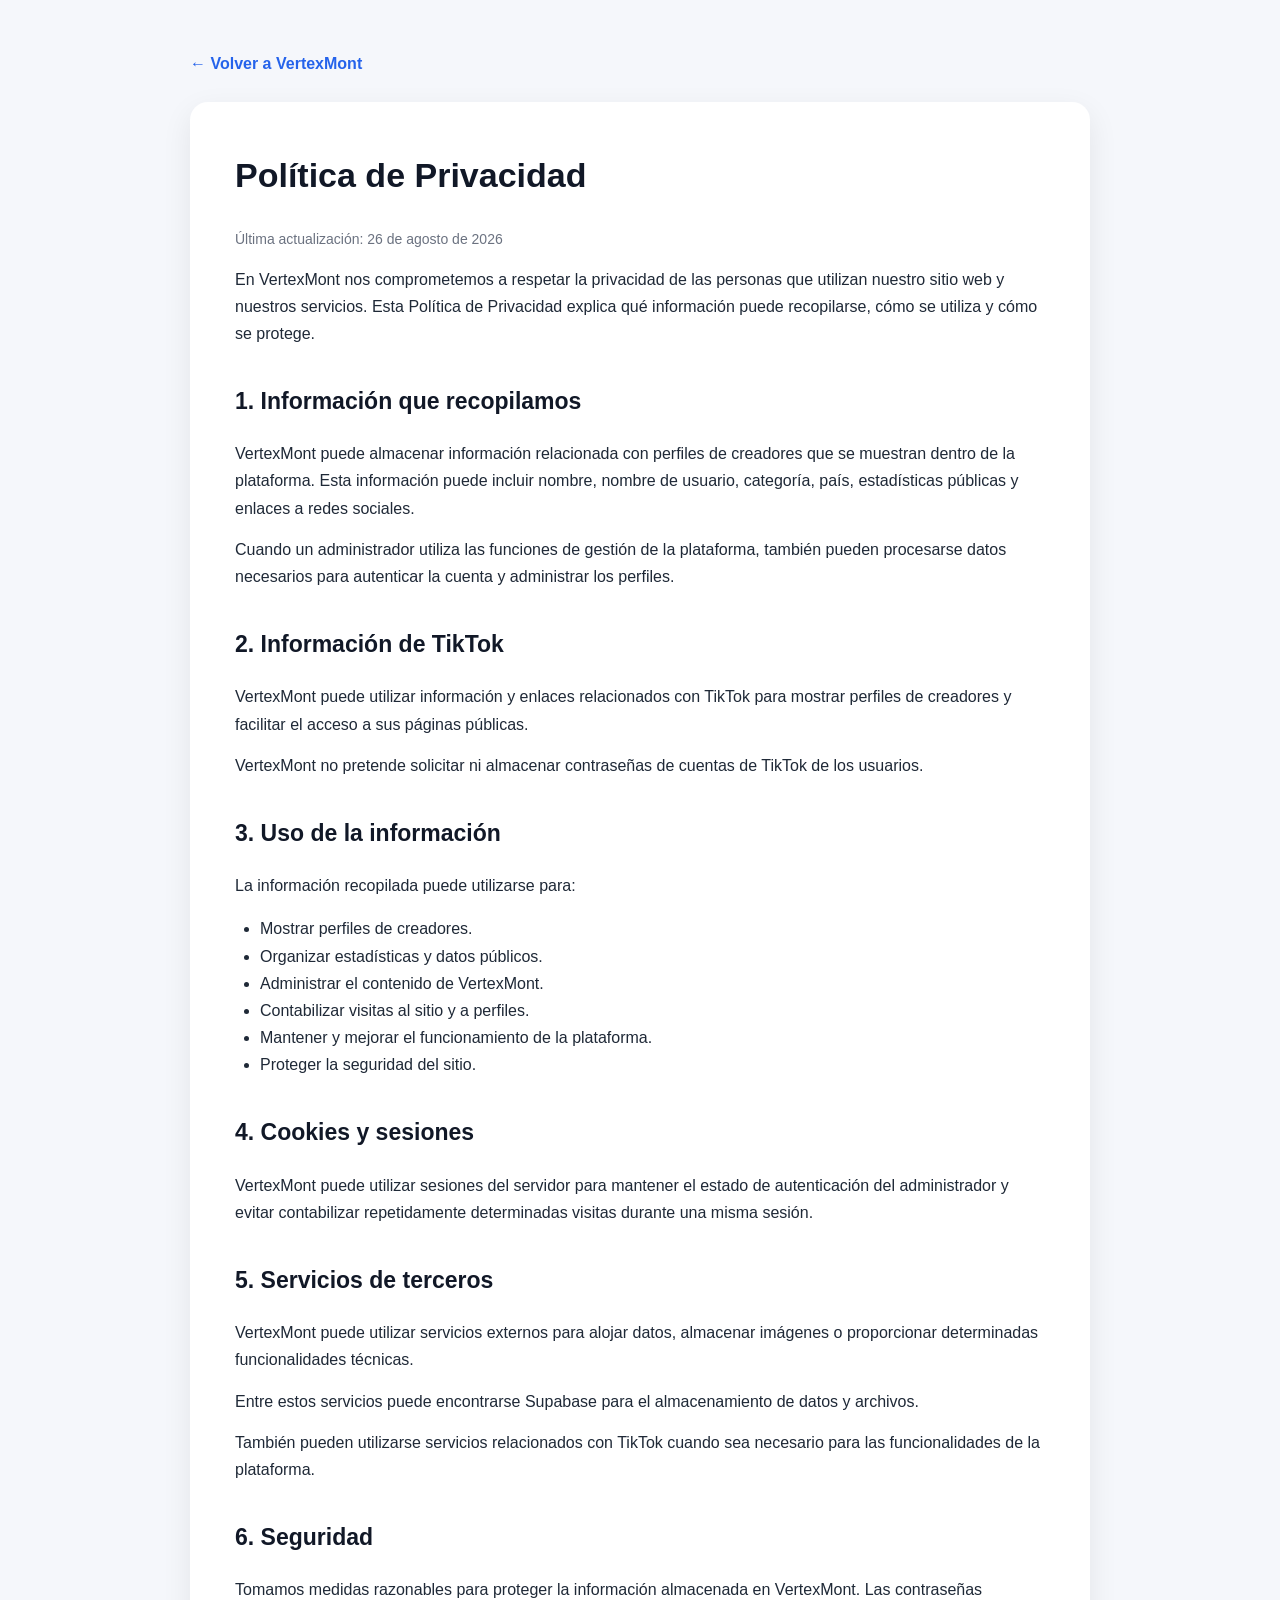
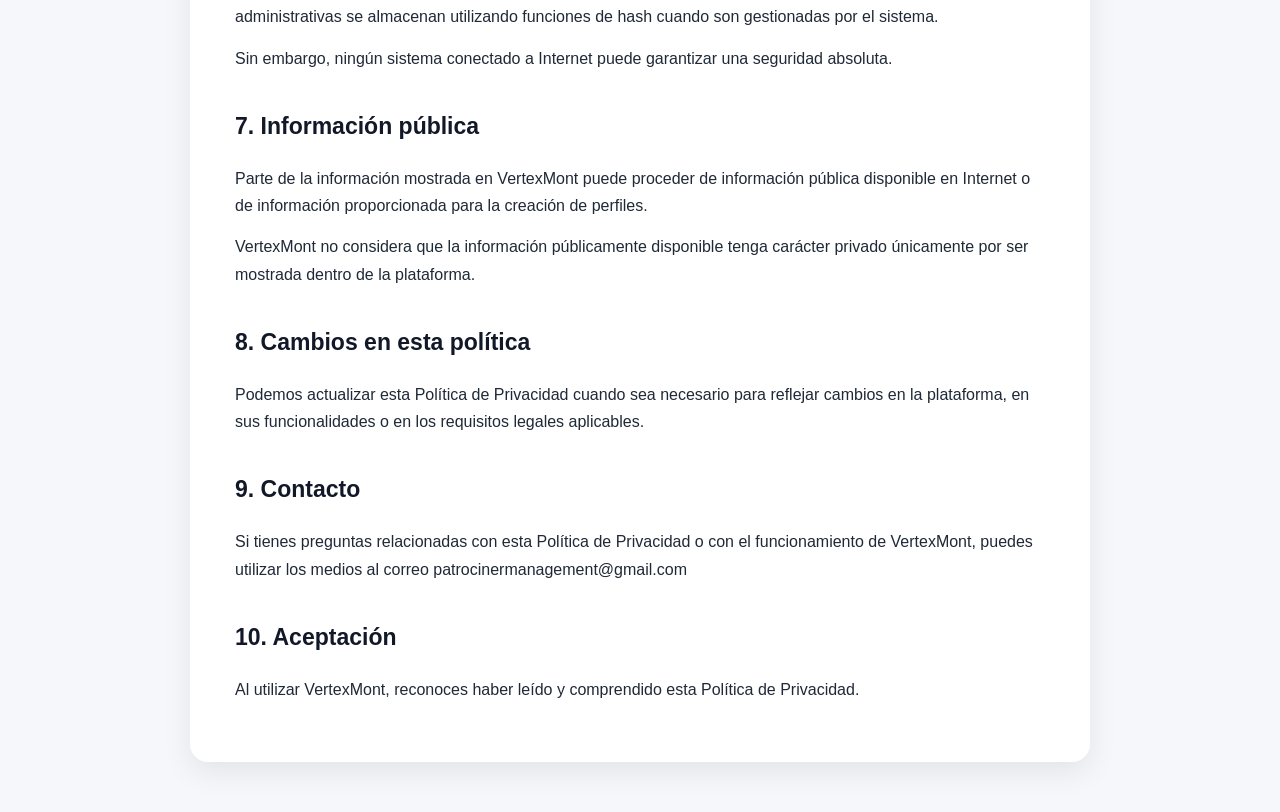
<file: templates/privacy.html>
<!DOCTYPE html>
<html lang="es">
<head>
    <meta charset="UTF-8">
    <meta name="viewport" content="width=device-width, initial-scale=1.0">

    <title>Política de Privacidad | VertexMont</title>

    <meta
        name="description"
        content="Política de Privacidad de VertexMont."
    >

    <style>
        * {
            box-sizing: border-box;
        }

        body {
            margin: 0;
            font-family: Arial, Helvetica, sans-serif;
            background: #f5f7fb;
            color: #1f2937;
            line-height: 1.7;
        }

        .container {
            width: min(900px, 92%);
            margin: 50px auto;
        }

        .card {
            background: #ffffff;
            border-radius: 18px;
            padding: 45px;
            box-shadow: 0 10px 30px rgba(0, 0, 0, 0.08);
        }

        h1 {
            margin-top: 0;
            color: #111827;
            font-size: 34px;
        }

        h2 {
            margin-top: 35px;
            color: #111827;
            font-size: 23px;
        }

        p {
            margin: 14px 0;
        }

        ul {
            padding-left: 25px;
        }

        .date {
            color: #6b7280;
            font-size: 14px;
        }

        .back {
            display: inline-block;
            margin-bottom: 25px;
            color: #2563eb;
            text-decoration: none;
            font-weight: 600;
        }

        .back:hover {
            text-decoration: underline;
        }

        @media (max-width: 600px) {
            .container {
                margin: 20px auto;
            }

            .card {
                padding: 25px 20px;
            }

            h1 {
                font-size: 28px;
            }
        }
    </style>
</head>

<body>

<div class="container">

    <a class="back" href="/">
        ← Volver a VertexMont
    </a>

    <div class="card">

        <h1>Política de Privacidad</h1>

        <p class="date">
            Última actualización: 26 de agosto de 2026
        </p>

        <p>
            En VertexMont nos comprometemos a respetar la privacidad
            de las personas que utilizan nuestro sitio web y nuestros
            servicios. Esta Política de Privacidad explica qué
            información puede recopilarse, cómo se utiliza y cómo se
            protege.
        </p>

        <h2>1. Información que recopilamos</h2>

        <p>
            VertexMont puede almacenar información relacionada con
            perfiles de creadores que se muestran dentro de la
            plataforma. Esta información puede incluir nombre,
            nombre de usuario, categoría, país, estadísticas públicas
            y enlaces a redes sociales.
        </p>

        <p>
            Cuando un administrador utiliza las funciones de gestión
            de la plataforma, también pueden procesarse datos
            necesarios para autenticar la cuenta y administrar los
            perfiles.
        </p>

        <h2>2. Información de TikTok</h2>

        <p>
            VertexMont puede utilizar información y enlaces relacionados
            con TikTok para mostrar perfiles de creadores y facilitar
            el acceso a sus páginas públicas.
        </p>

        <p>
            VertexMont no pretende solicitar ni almacenar contraseñas
            de cuentas de TikTok de los usuarios.
        </p>

        <h2>3. Uso de la información</h2>

        <p>
            La información recopilada puede utilizarse para:
        </p>

        <ul>
            <li>Mostrar perfiles de creadores.</li>
            <li>Organizar estadísticas y datos públicos.</li>
            <li>Administrar el contenido de VertexMont.</li>
            <li>Contabilizar visitas al sitio y a perfiles.</li>
            <li>Mantener y mejorar el funcionamiento de la plataforma.</li>
            <li>Proteger la seguridad del sitio.</li>
        </ul>

        <h2>4. Cookies y sesiones</h2>

        <p>
            VertexMont puede utilizar sesiones del servidor para
            mantener el estado de autenticación del administrador y
            evitar contabilizar repetidamente determinadas visitas
            durante una misma sesión.
        </p>

        <h2>5. Servicios de terceros</h2>

        <p>
            VertexMont puede utilizar servicios externos para alojar
            datos, almacenar imágenes o proporcionar determinadas
            funcionalidades técnicas.
        </p>

        <p>
            Entre estos servicios puede encontrarse Supabase para el
            almacenamiento de datos y archivos.
        </p>

        <p>
            También pueden utilizarse servicios relacionados con
            TikTok cuando sea necesario para las funcionalidades de
            la plataforma.
        </p>

        <h2>6. Seguridad</h2>

        <p>
            Tomamos medidas razonables para proteger la información
            almacenada en VertexMont. Las contraseñas administrativas
            se almacenan utilizando funciones de hash cuando son
            gestionadas por el sistema.
        </p>

        <p>
            Sin embargo, ningún sistema conectado a Internet puede
            garantizar una seguridad absoluta.
        </p>

        <h2>7. Información pública</h2>

        <p>
            Parte de la información mostrada en VertexMont puede
            proceder de información pública disponible en Internet o
            de información proporcionada para la creación de perfiles.
        </p>

        <p>
            VertexMont no considera que la información públicamente
            disponible tenga carácter privado únicamente por ser
            mostrada dentro de la plataforma.
        </p>

        <h2>8. Cambios en esta política</h2>

        <p>
            Podemos actualizar esta Política de Privacidad cuando sea
            necesario para reflejar cambios en la plataforma, en sus
            funcionalidades o en los requisitos legales aplicables.
        </p>

        <h2>9. Contacto</h2>

        <p>
            Si tienes preguntas relacionadas con esta Política de
            Privacidad o con el funcionamiento de VertexMont, puedes
            utilizar los medios al correo patrocinermanagement@gmail.com
        </p>

        <h2>10. Aceptación</h2>

        <p>
            Al utilizar VertexMont, reconoces haber leído y comprendido
            esta Política de Privacidad.
        </p>

    </div>
</div>

</body>
</html>
</file>
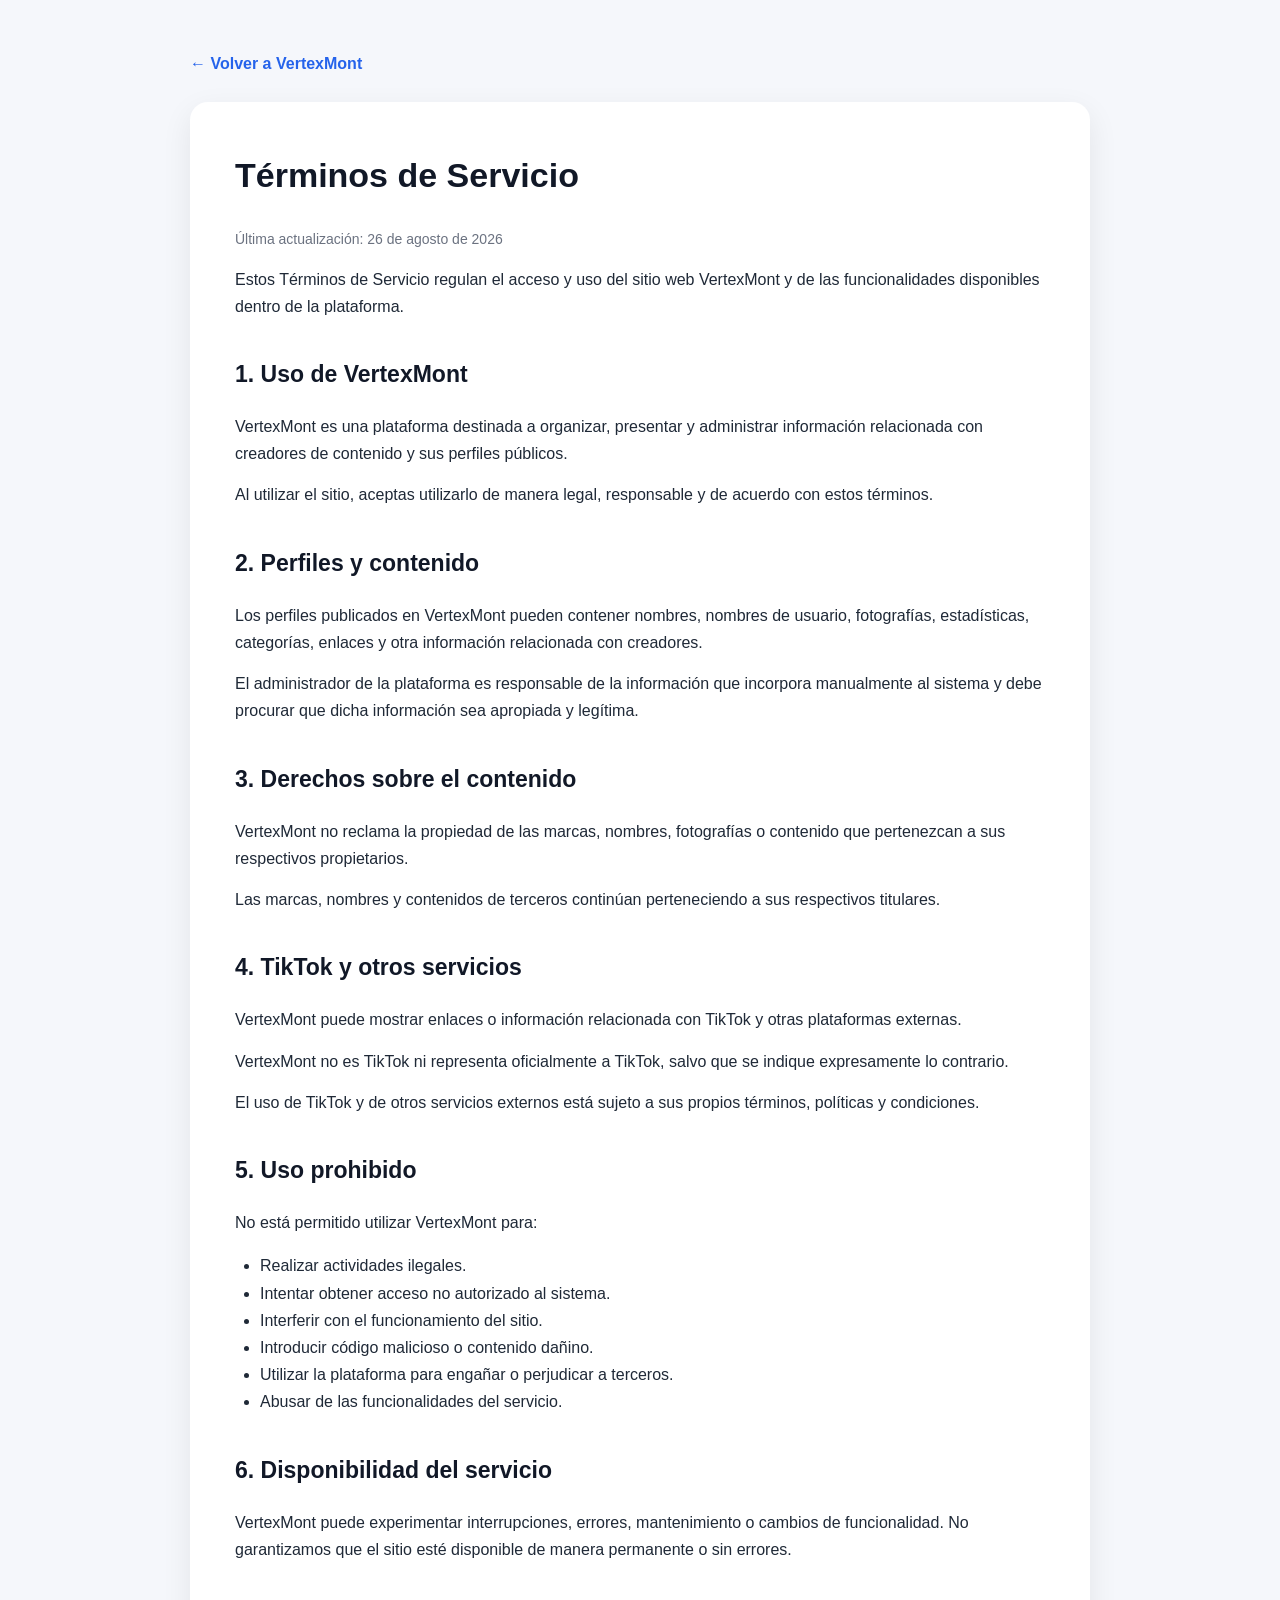
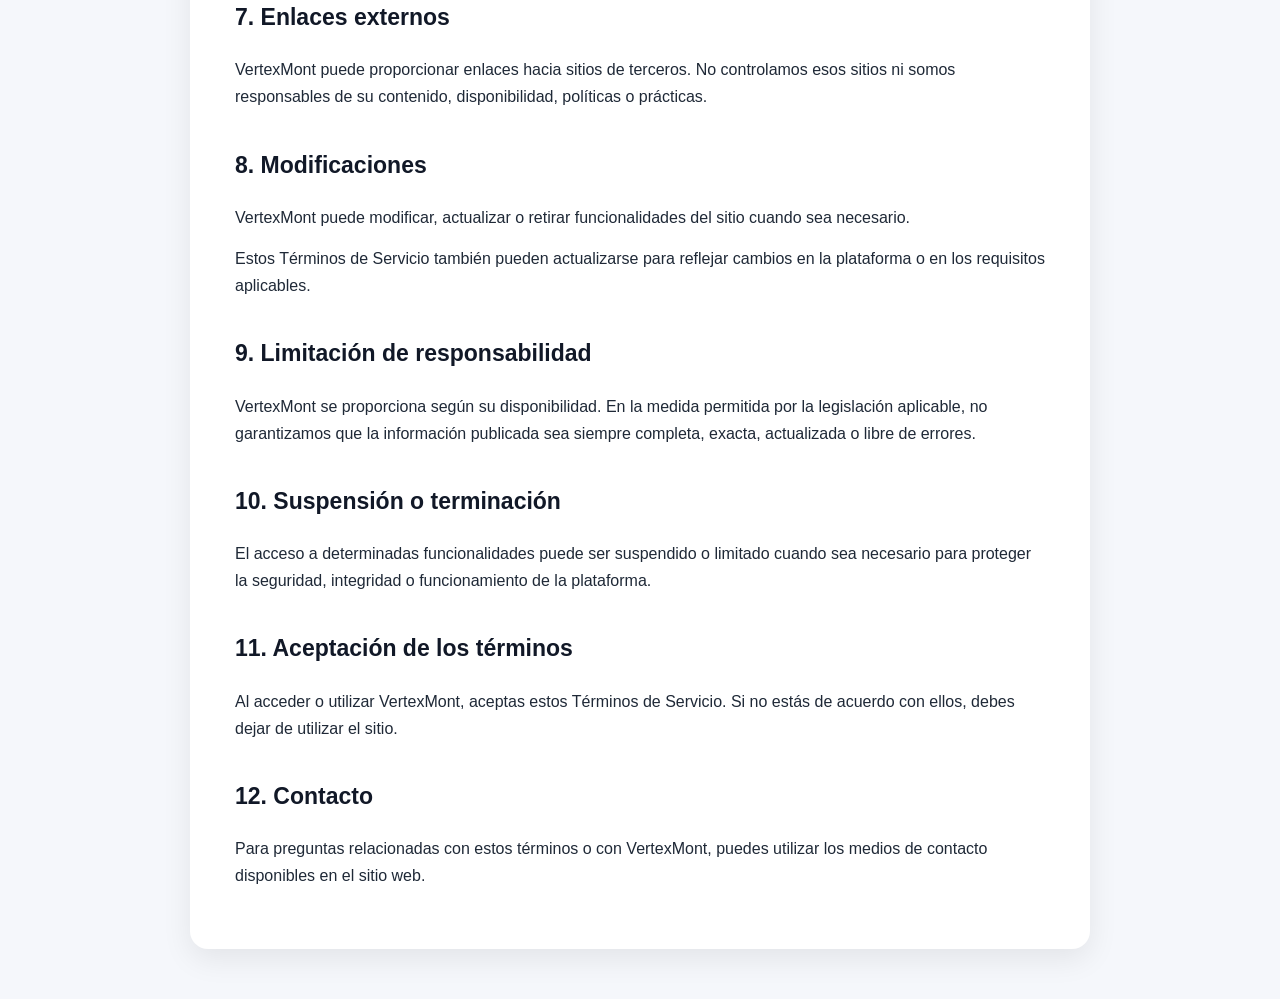
<file: templates/terms.html>
<!DOCTYPE html>
<html lang="es">
<head>
    <meta charset="UTF-8">
    <meta name="viewport" content="width=device-width, initial-scale=1.0">

    <title>Términos de Servicio | VertexMont</title>

    <meta
        name="description"
        content="Términos de Servicio de VertexMont."
    >

    <style>
        * {
            box-sizing: border-box;
        }

        body {
            margin: 0;
            font-family: Arial, Helvetica, sans-serif;
            background: #f5f7fb;
            color: #1f2937;
            line-height: 1.7;
        }

        .container {
            width: min(900px, 92%);
            margin: 50px auto;
        }

        .card {
            background: #ffffff;
            border-radius: 18px;
            padding: 45px;
            box-shadow: 0 10px 30px rgba(0, 0, 0, 0.08);
        }

        h1 {
            margin-top: 0;
            color: #111827;
            font-size: 34px;
        }

        h2 {
            margin-top: 35px;
            color: #111827;
            font-size: 23px;
        }

        p {
            margin: 14px 0;
        }

        ul {
            padding-left: 25px;
        }

        .date {
            color: #6b7280;
            font-size: 14px;
        }

        .back {
            display: inline-block;
            margin-bottom: 25px;
            color: #2563eb;
            text-decoration: none;
            font-weight: 600;
        }

        .back:hover {
            text-decoration: underline;
        }

        @media (max-width: 600px) {
            .container {
                margin: 20px auto;
            }

            .card {
                padding: 25px 20px;
            }

            h1 {
                font-size: 28px;
            }
        }
    </style>
</head>

<body>

<div class="container">

    <a class="back" href="/">
        ← Volver a VertexMont
    </a>

    <div class="card">

        <h1>Términos de Servicio</h1>

        <p class="date">
            Última actualización: 26 de agosto de 2026
        </p>

        <p>
            Estos Términos de Servicio regulan el acceso y uso del
            sitio web VertexMont y de las funcionalidades disponibles
            dentro de la plataforma.
        </p>

        <h2>1. Uso de VertexMont</h2>

        <p>
            VertexMont es una plataforma destinada a organizar,
            presentar y administrar información relacionada con
            creadores de contenido y sus perfiles públicos.
        </p>

        <p>
            Al utilizar el sitio, aceptas utilizarlo de manera legal,
            responsable y de acuerdo con estos términos.
        </p>

        <h2>2. Perfiles y contenido</h2>

        <p>
            Los perfiles publicados en VertexMont pueden contener
            nombres, nombres de usuario, fotografías, estadísticas,
            categorías, enlaces y otra información relacionada con
            creadores.
        </p>

        <p>
            El administrador de la plataforma es responsable de la
            información que incorpora manualmente al sistema y debe
            procurar que dicha información sea apropiada y legítima.
        </p>

        <h2>3. Derechos sobre el contenido</h2>

        <p>
            VertexMont no reclama la propiedad de las marcas,
            nombres, fotografías o contenido que pertenezcan a sus
            respectivos propietarios.
        </p>

        <p>
            Las marcas, nombres y contenidos de terceros continúan
            perteneciendo a sus respectivos titulares.
        </p>

        <h2>4. TikTok y otros servicios</h2>

        <p>
            VertexMont puede mostrar enlaces o información relacionada
            con TikTok y otras plataformas externas.
        </p>

        <p>
            VertexMont no es TikTok ni representa oficialmente a TikTok,
            salvo que se indique expresamente lo contrario.
        </p>

        <p>
            El uso de TikTok y de otros servicios externos está sujeto
            a sus propios términos, políticas y condiciones.
        </p>

        <h2>5. Uso prohibido</h2>

        <p>
            No está permitido utilizar VertexMont para:
        </p>

        <ul>
            <li>Realizar actividades ilegales.</li>
            <li>Intentar obtener acceso no autorizado al sistema.</li>
            <li>Interferir con el funcionamiento del sitio.</li>
            <li>Introducir código malicioso o contenido dañino.</li>
            <li>Utilizar la plataforma para engañar o perjudicar a terceros.</li>
            <li>Abusar de las funcionalidades del servicio.</li>
        </ul>

        <h2>6. Disponibilidad del servicio</h2>

        <p>
            VertexMont puede experimentar interrupciones, errores,
            mantenimiento o cambios de funcionalidad. No garantizamos
            que el sitio esté disponible de manera permanente o sin
            errores.
        </p>

        <h2>7. Enlaces externos</h2>

        <p>
            VertexMont puede proporcionar enlaces hacia sitios de
            terceros. No controlamos esos sitios ni somos responsables
            de su contenido, disponibilidad, políticas o prácticas.
        </p>

        <h2>8. Modificaciones</h2>

        <p>
            VertexMont puede modificar, actualizar o retirar
            funcionalidades del sitio cuando sea necesario.
        </p>

        <p>
            Estos Términos de Servicio también pueden actualizarse para
            reflejar cambios en la plataforma o en los requisitos
            aplicables.
        </p>

        <h2>9. Limitación de responsabilidad</h2>

        <p>
            VertexMont se proporciona según su disponibilidad. En la
            medida permitida por la legislación aplicable, no
            garantizamos que la información publicada sea siempre
            completa, exacta, actualizada o libre de errores.
        </p>

        <h2>10. Suspensión o terminación</h2>

        <p>
            El acceso a determinadas funcionalidades puede ser
            suspendido o limitado cuando sea necesario para proteger
            la seguridad, integridad o funcionamiento de la plataforma.
        </p>

        <h2>11. Aceptación de los términos</h2>

        <p>
            Al acceder o utilizar VertexMont, aceptas estos Términos
            de Servicio. Si no estás de acuerdo con ellos, debes dejar
            de utilizar el sitio.
        </p>

        <h2>12. Contacto</h2>

        <p>
            Para preguntas relacionadas con estos términos o con
            VertexMont, puedes utilizar los medios de contacto
            disponibles en el sitio web.
        </p>

    </div>
</div>

</body>
</html>
</file>
